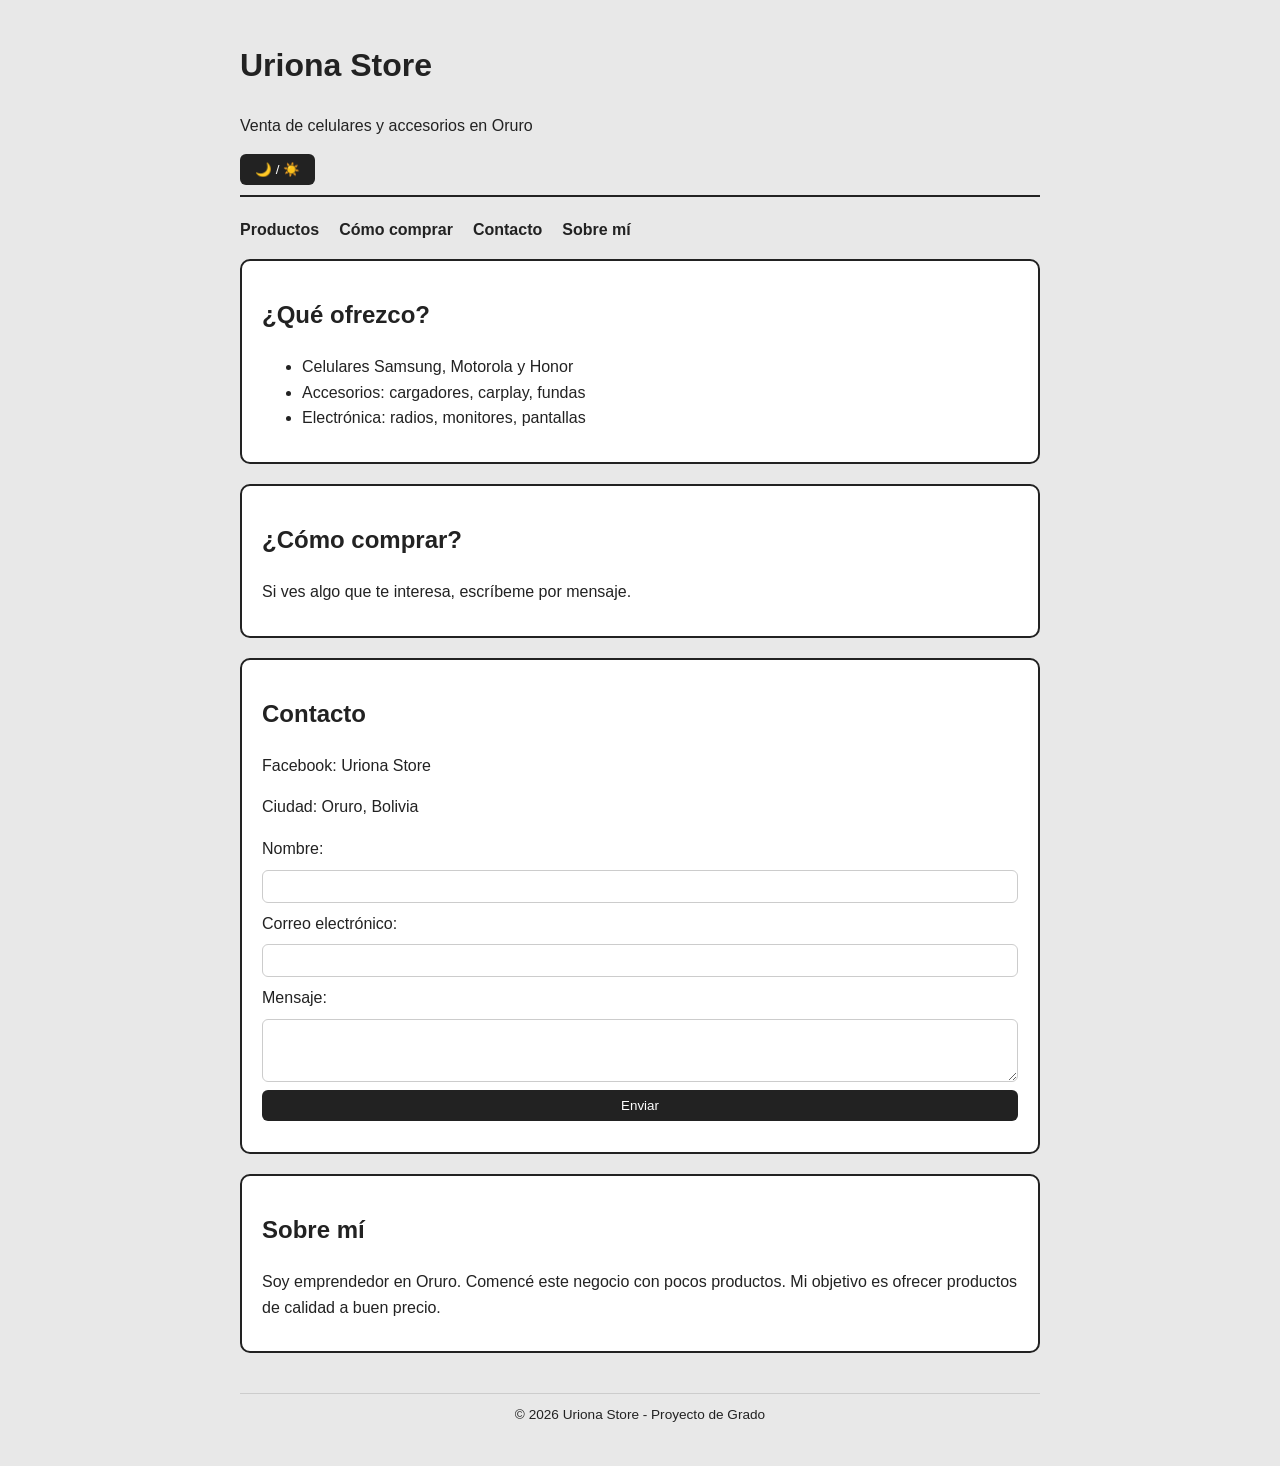
<file: index.html>
<!DOCTYPE html>
<html lang="es">
<head>
  <meta charset="UTF-8">
  <meta name="viewport" content="width=device-width, initial-scale=1.0">
  <title>Uriona Store</title>
  <link rel="stylesheet" href="styles.css">
</head>
<body>

  <header>
    <h1>Uriona Store</h1>
    <p>Venta de celulares y accesorios en Oruro</p>
    <button id="btn-tema">🌙 / ☀️</button>
  </header>

  <nav>
    <button id="btn-menu">☰</button>
    <ul>
      <li><a href="#productos">Productos</a></li>
      <li><a href="#como-comprar">Cómo comprar</a></li>
      <li><a href="#contacto">Contacto</a></li>
      <li><a href="#sobre-mi">Sobre mí</a></li>
    </ul>
  </nav>

  <main>

    <section id="productos">
      <h2>¿Qué ofrezco?</h2>
      <ul>
        <li>Celulares Samsung, Motorola y Honor</li>
        <li>Accesorios: cargadores, carplay, fundas</li>
        <li>Electrónica: radios, monitores, pantallas</li>
      </ul>
    </section>

    <section id="como-comprar">
      <h2>¿Cómo comprar?</h2>
      <p>Si ves algo que te interesa, escríbeme por mensaje.</p>
    </section>

    <section id="contacto">
      <h2>Contacto</h2>
      <p>Facebook: Uriona Store</p>
      <p>Ciudad: Oruro, Bolivia</p>

      <form id="form-contacto" novalidate>
        <label for="nombre">Nombre:</label>
        <input type="text" id="nombre" required>

        <label for="correo">Correo electrónico:</label>
        <input type="email" id="correo" required>

        <label for="mensaje">Mensaje:</label>
        <textarea id="mensaje" rows="3"></textarea>

        <button type="submit">Enviar</button>
      </form>

      <p id="aviso-contacto"></p>
    </section>

    <section id="sobre-mi">
      <h2>Sobre mí</h2>
      <p>Soy emprendedor en Oruro. Comencé este negocio con pocos productos. Mi objetivo es ofrecer productos de calidad a buen precio.</p>
    </section>

  </main>

  <footer>
    © 2026 Uriona Store - Proyecto de Grado
  </footer>

  <script src="script.js"></script>
</body>
</html>
</file>
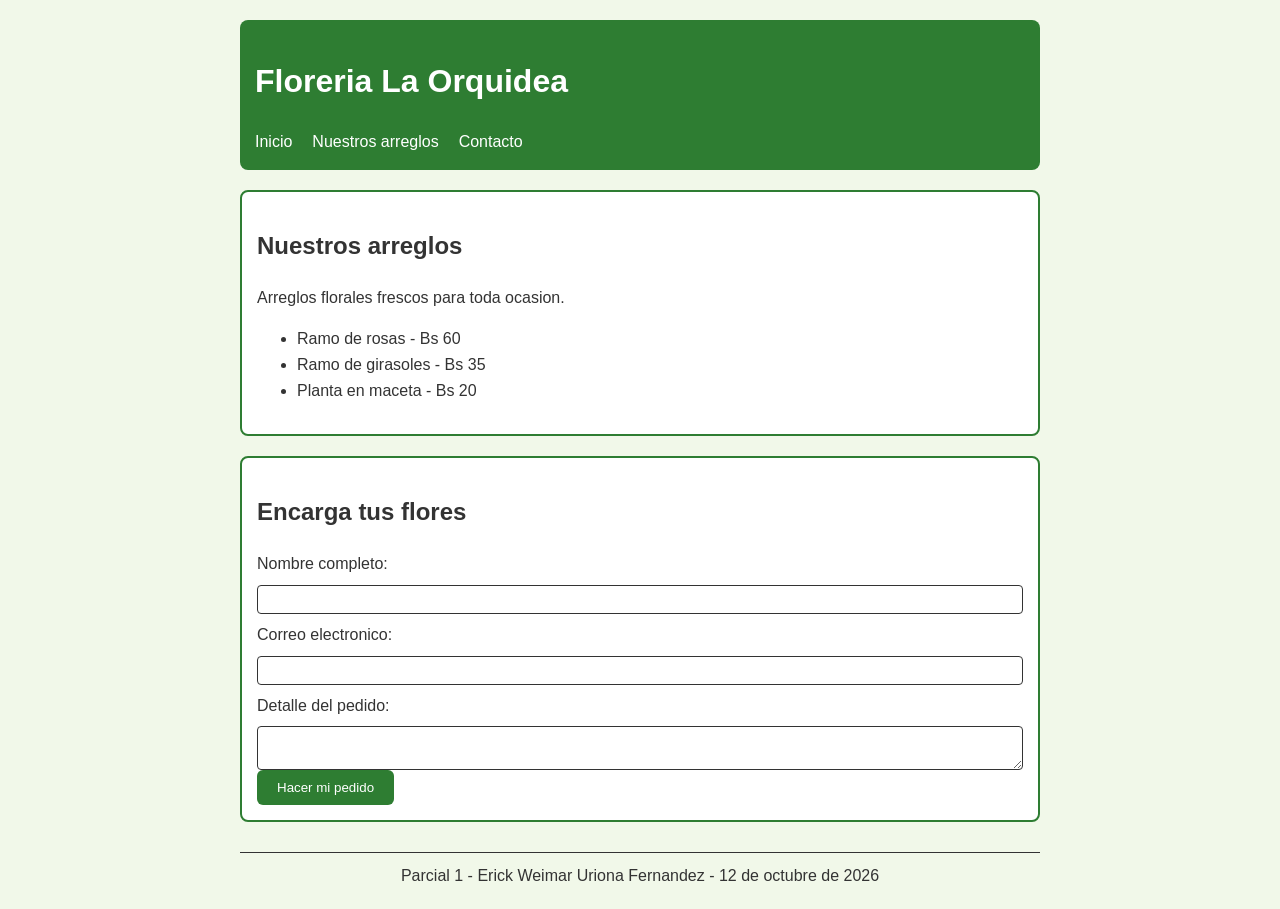
<file: parcial1/index.html>
<!DOCTYPE html>
<html lang="es">
<head>
  <meta charset="UTF-8">
  <meta name="viewport" content="width=device-width, initial-scale=1.0">
  <title>Floreria La Orquidea</title>
  <link rel="stylesheet" href="styles.css">
</head>
<body>

  <header id="inicio">
    <h1>Floreria La Orquidea</h1>
    <nav>
      <a href="#inicio">Inicio</a>
      <a href="#arreglos">Nuestros arreglos</a>
      <a href="#contacto">Contacto</a>
    </nav>
  </header>

  <main>
    <section id="arreglos">
      <h2>Nuestros arreglos</h2>
      <p>Arreglos florales frescos para toda ocasion.</p>
      <ul>
        <li>Ramo de rosas - Bs 60</li>
        <li>Ramo de girasoles - Bs 35</li>
        <li>Planta en maceta - Bs 20</li>
      </ul>
    </section>

    <section id="contacto">
      <h2>Encarga tus flores</h2>
      <form>
        <label for="nombre">Nombre completo:</label>
        <input type="text" id="nombre" required>

        <label for="correo">Correo electronico:</label>
        <input type="email" id="correo" required>

        <label for="detalle">Detalle del pedido:</label>
        <textarea id="detalle"></textarea>
      </form>

      <button type="button" id="btn-confirmar">Hacer mi pedido</button>
      <p id="mensaje" class="oculto"></p>
    </section>
  </main>

  <footer>
    Parcial 1 - Erick Weimar Uriona Fernandez - 12 de octubre de 2026
  </footer>

  <script src="script.js"></script>
</body>
</html>
</file>
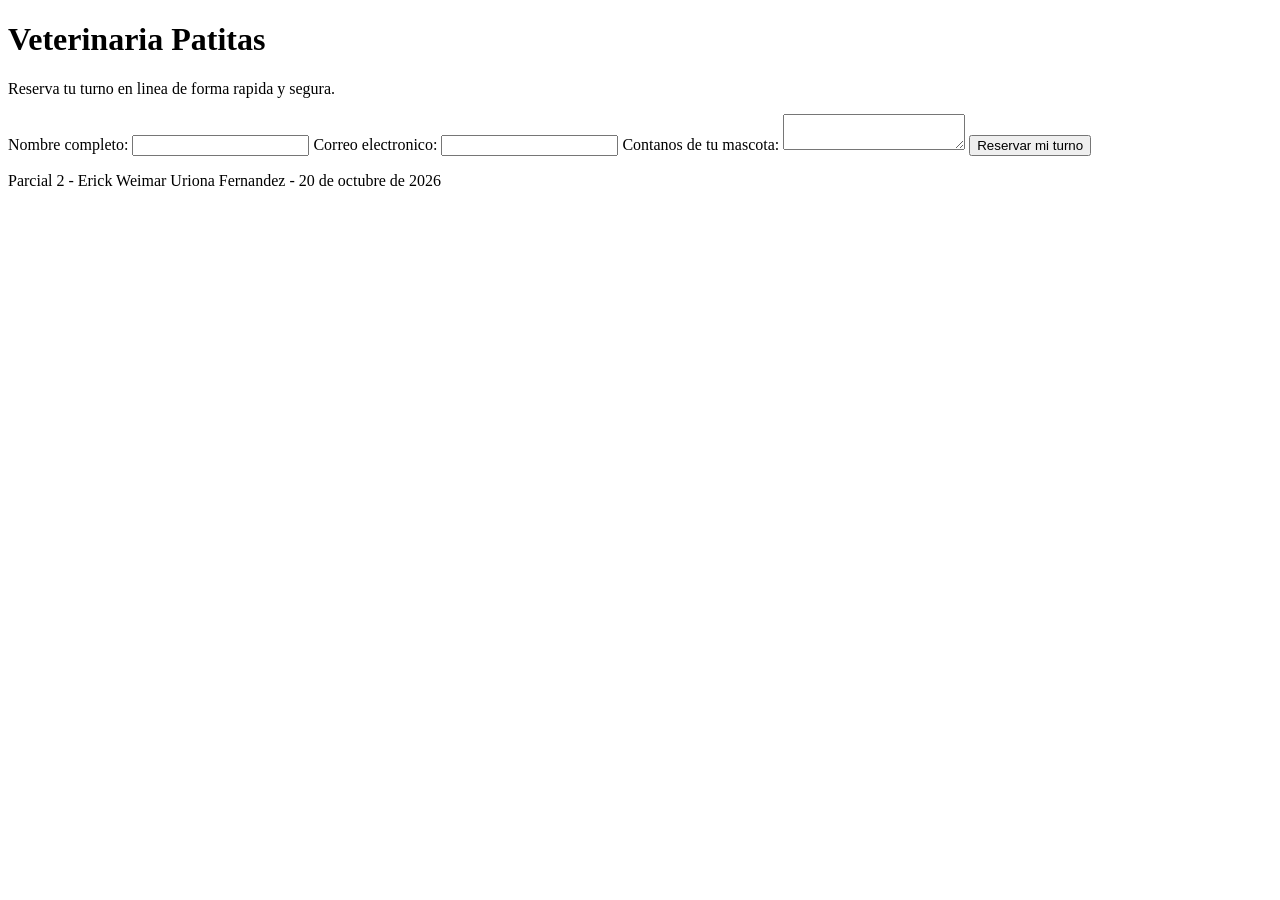
<file: parcial2/index.html>
<!DOCTYPE html>
<html lang="es">
<head>
  <meta charset="UTF-8">
  <meta name="viewport" content="width=device-width, initial-scale=1.0">
  <title>Veterinaria Patitas</title>
</head>
<body>

  <header>
    <h1>Veterinaria Patitas</h1>
    <p>Reserva tu turno en linea de forma rapida y segura.</p>
  </header>

  <main>
    <form id="form-turno" novalidate method="POST" action="procesar.php">
      
      <label for="nombre">Nombre completo:</label>
      <input type="text" id="nombre" name="nombre" required>

      <label for="correo">Correo electronico:</label>
      <input type="email" id="correo" name="correo" required>

      <label for="mascota">Contanos de tu mascota:</label>
      <textarea id="mascota" name="mascota"></textarea>

      <button type="submit">Reservar mi turno</button>
      
      <p id="aviso-turno" class="aviso"></p>
    </form>
  </main>

  <footer>
    Parcial 2 - Erick Weimar Uriona Fernandez - 20 de octubre de 2026
  </footer>

  <script src="script.js"></script>
</body>
</html>
</file>
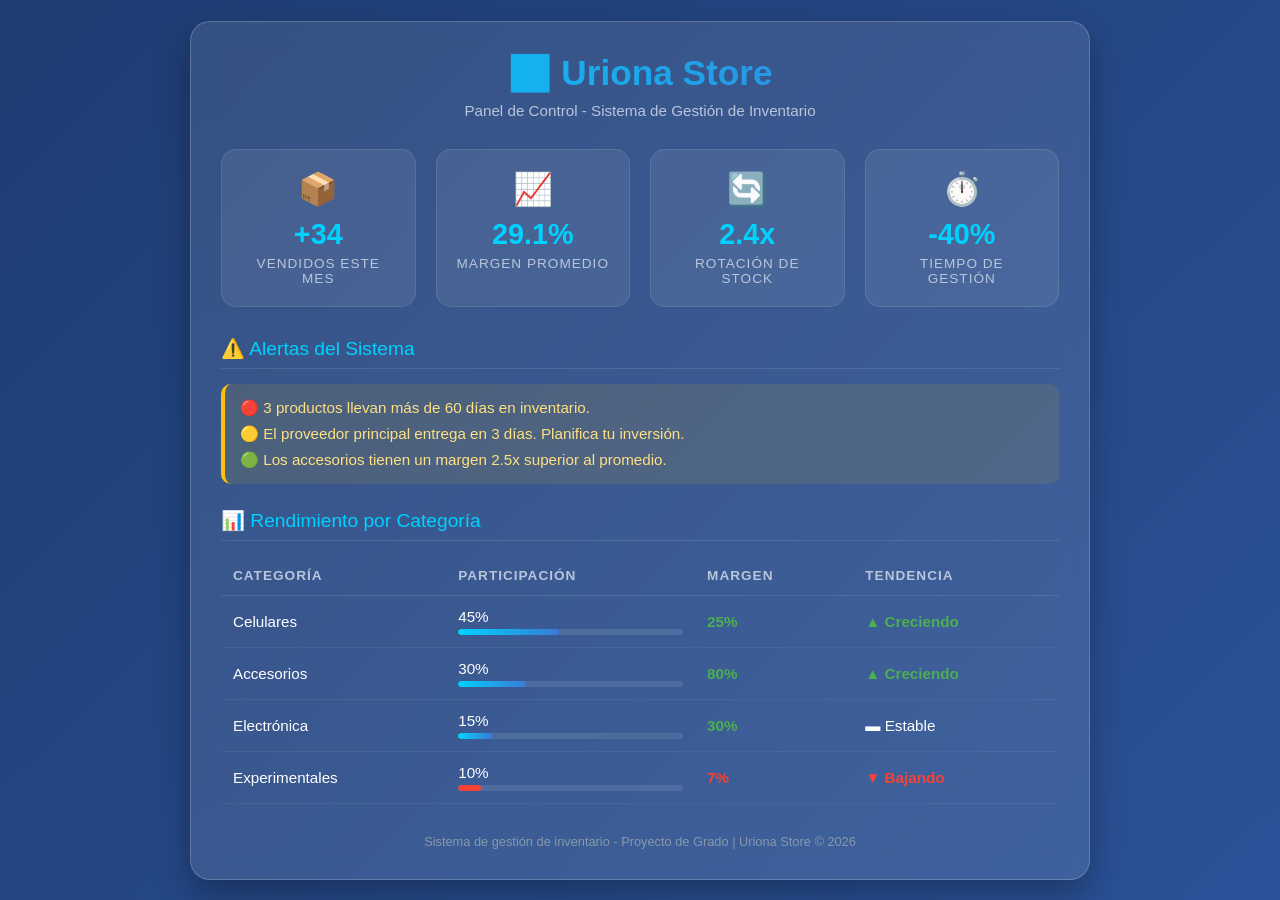
<file: primer ejemplo.html>
<!DOCTYPE html>
<html lang="es">
<head>
  <meta charset="UTF-8">
  <meta name="viewport" content="width=device-width, initial-scale=1.0">
  <title>Uriona Store - Panel de Control</title>
  <style>
    * {
      margin: 0;
      padding: 0;
      box-sizing: border-box;
    }

    body {
      font-family: 'Segoe UI', Tahoma, Geneva, Verdana, sans-serif;
      background: linear-gradient(135deg, #1e3c72 0%, #2a5298 100%);
      min-height: 100vh;
      display: flex;
      justify-content: center;
      align-items: center;
      padding: 20px;
      color: #fff;
    }

    .dashboard {
      background: rgba(255, 255, 255, 0.1);
      backdrop-filter: blur(10px);
      border-radius: 20px;
      padding: 30px;
      width: 100%;
      max-width: 900px;
      box-shadow: 0 15px 35px rgba(0, 0, 0, 0.3);
      border: 1px solid rgba(255, 255, 255, 0.2);
    }

    .header {
      text-align: center;
      margin-bottom: 30px;
    }

    .header h1 {
      font-size: 2.2rem;
      margin-bottom: 8px;
      background: linear-gradient(90deg, #00d2ff, #3a7bd5);
      -webkit-background-clip: text;
      -webkit-text-fill-color: transparent;
      background-clip: text;
    }

    .header p {
      color: #b8c6db;
      font-size: 0.95rem;
    }

    .cards {
      display: grid;
      grid-template-columns: repeat(auto-fit, minmax(180px, 1fr));
      gap: 20px;
      margin-bottom: 30px;
    }

    .card {
      background: rgba(255, 255, 255, 0.08);
      border-radius: 15px;
      padding: 20px;
      text-align: center;
      border: 1px solid rgba(255, 255, 255, 0.1);
      transition: transform 0.3s ease, box-shadow 0.3s ease;
    }

    .card:hover {
      transform: translateY(-5px);
      box-shadow: 0 10px 25px rgba(0, 210, 255, 0.2);
    }

    .card .icon {
      font-size: 2rem;
      margin-bottom: 10px;
    }

    .card .value {
      font-size: 1.8rem;
      font-weight: 700;
      color: #00d2ff;
      margin-bottom: 5px;
    }

    .card .label {
      font-size: 0.85rem;
      color: #b8c6db;
      text-transform: uppercase;
      letter-spacing: 1px;
    }

    .section-title {
      font-size: 1.2rem;
      margin-bottom: 15px;
      color: #00d2ff;
      border-bottom: 1px solid rgba(255, 255, 255, 0.1);
      padding-bottom: 8px;
    }

    .alertas {
      background: rgba(255, 193, 7, 0.1);
      border-left: 4px solid #ffc107;
      border-radius: 10px;
      padding: 15px;
      margin-bottom: 25px;
    }

    .alertas p {
      margin-bottom: 8px;
      font-size: 0.95rem;
      color: #ffe082;
    }

    .alertas p:last-child {
      margin-bottom: 0;
    }

    .tabla {
      width: 100%;
      border-collapse: collapse;
      margin-top: 10px;
    }

    .tabla th {
      text-align: left;
      padding: 12px;
      font-size: 0.85rem;
      color: #b8c6db;
      text-transform: uppercase;
      letter-spacing: 1px;
      border-bottom: 1px solid rgba(255, 255, 255, 0.1);
    }

    .tabla td {
      padding: 12px;
      font-size: 0.95rem;
      border-bottom: 1px solid rgba(255, 255, 255, 0.05);
    }

    .tabla tr:hover {
      background: rgba(255, 255, 255, 0.05);
    }

    .positivo {
      color: #4caf50;
      font-weight: 600;
    }

    .negativo {
      color: #f44336;
      font-weight: 600;
    }

    .barra {
      height: 6px;
      border-radius: 3px;
      background: rgba(255, 255, 255, 0.1);
      margin-top: 4px;
      overflow: hidden;
    }

    .barra-fill {
      height: 100%;
      border-radius: 3px;
      background: linear-gradient(90deg, #00d2ff, #3a7bd5);
    }

    .footer {
      text-align: center;
      margin-top: 30px;
      font-size: 0.8rem;
      color: #8899aa;
    }

    @media (max-width: 600px) {
      .header h1 {
        font-size: 1.6rem;
      }
      .card .value {
        font-size: 1.4rem;
      }
    }
  </style>
</head>
<body>
  <div class="dashboard">
    <div class="header">
      <h1>📊 Uriona Store</h1>
      <p>Panel de Control - Sistema de Gestión de Inventario</p>
    </div>

    <div class="cards">
      <div class="card">
        <div class="icon">📦</div>
        <div class="value">+34</div>
        <div class="label">Vendidos este mes</div>
      </div>
      <div class="card">
        <div class="icon">📈</div>
        <div class="value">29.1%</div>
        <div class="label">Margen promedio</div>
      </div>
      <div class="card">
        <div class="icon">🔄</div>
        <div class="value">2.4x</div>
        <div class="label">Rotación de stock</div>
      </div>
      <div class="card">
        <div class="icon">⏱️</div>
        <div class="value">-40%</div>
        <div class="label">Tiempo de gestión</div>
      </div>
    </div>

    <div class="section-title">⚠️ Alertas del Sistema</div>
    <div class="alertas">
      <p>🔴 3 productos llevan más de 60 días en inventario.</p>
      <p>🟡 El proveedor principal entrega en 3 días. Planifica tu inversión.</p>
      <p>🟢 Los accesorios tienen un margen 2.5x superior al promedio.</p>
    </div>

    <div class="section-title">📊 Rendimiento por Categoría</div>
    <table class="tabla">
      <thead>
        <tr>
          <th>Categoría</th>
          <th>Participación</th>
          <th>Margen</th>
          <th>Tendencia</th>
        </tr>
      </thead>
      <tbody>
        <tr>
          <td>Celulares</td>
          <td>
            45%
            <div class="barra"><div class="barra-fill" style="width: 45%;"></div></div>
          </td>
          <td class="positivo">25%</td>
          <td class="positivo">▲ Creciendo</td>
        </tr>
        <tr>
          <td>Accesorios</td>
          <td>
            30%
            <div class="barra"><div class="barra-fill" style="width: 30%;"></div></div>
          </td>
          <td class="positivo">80%</td>
          <td class="positivo">▲ Creciendo</td>
        </tr>
        <tr>
          <td>Electrónica</td>
          <td>
            15%
            <div class="barra"><div class="barra-fill" style="width: 15%;"></div></div>
          </td>
          <td class="positivo">30%</td>
          <td>▬ Estable</td>
        </tr>
        <tr>
          <td>Experimentales</td>
          <td>
            10%
            <div class="barra"><div class="barra-fill" style="width: 10%; background: #f44336;"></div></div>
          </td>
          <td class="negativo">7%</td>
          <td class="negativo">▼ Bajando</td>
        </tr>
      </tbody>
    </table>

    <div class="footer">
      Sistema de gestión de inventario - Proyecto de Grado | Uriona Store © 2026
    </div>
  </div>
</body>
</html>
</file>
<file: styles.css>
body {
  font-family: Arial, sans-serif;
  line-height: 1.6;
  background: #e8e8e8;
  color: #222;
  max-width: 800px;
  margin: 40px auto;
  padding: 0 20px;
}

body.oscuro {
  background: #121212;
  color: #eee;
}

header {
  border-bottom: 2px solid #222;
  padding-bottom: 10px;
  margin-bottom: 20px;
}

body.oscuro header { border-bottom-color: #eee; }

nav ul {
  list-style: none;
  padding: 0;
  display: flex;
  gap: 20px;
}

nav a {
  color: #222;
  text-decoration: none;
  font-weight: bold;
}

body.oscuro nav a { color: #eee; }

section {
  background: #fff;
  border: 2px solid #222;
  border-radius: 10px;
  padding: 15px 20px;
  margin-bottom: 20px;
}

body.oscuro section {
  background: #1e1e1e;
  border-color: #eee;
}

form {
  display: flex;
  flex-direction: column;
  gap: 8px;
}

input, textarea {
  padding: 8px;
  border: 1px solid #ccc;
  border-radius: 6px;
}

button {
  background: #222;
  color: #fff;
  border: none;
  padding: 8px 15px;
  border-radius: 6px;
  cursor: pointer;
}

#btn-menu { display: none; }

footer {
  margin-top: 40px;
  border-top: 1px solid #ccc;
  padding-top: 10px;
  font-size: 0.85em;
  text-align: center;
}

@media (max-width: 600px) {
  #btn-menu { display: block; }
  nav ul { display: none; flex-direction: column; }
  nav ul.abierto { display: flex; }
}
.error {
  background: #f8d7da;
  color: #721c24;
  border: 1px solid #f5c6cb;
  padding: 8px;
  border-radius: 6px;
  margin-top: 10px;
}

.exito {
  background: #d4edda;
  color: #155724;
  border: 1px solid #c3e6cb;
  padding: 8px;
  border-radius: 6px;
  margin-top: 10px;
}
</file>
<file: parcial1/styles.css>
body {
  font-family: Arial, sans-serif;
  line-height: 1.6;
  background: #f1f8e9;
  color: #333333;
  max-width: 800px;
  margin: 0 auto;
  padding: 20px;
}

header {
  background: #2e7d32;
  color: #ffffff;
  padding: 15px;
  border-radius: 8px;
  margin-bottom: 20px;
}

nav {
  display: flex;
  gap: 20px;
}

nav a {
  color: #ffffff;
  text-decoration: none;
}

section {
  background: #ffffff;
  border: 2px solid #2e7d32;
  border-radius: 8px;
  padding: 15px;
  margin-bottom: 20px;
}

form {
  display: flex;
  flex-direction: column;
  gap: 8px;
}

input, textarea {
  padding: 6px;
  border: 1px solid #333333;
  border-radius: 4px;
}

button {
  background: #2e7d32;
  color: #ffffff;
  border: none;
  padding: 10px 20px;
  border-radius: 6px;
  cursor: pointer;
}

#mensaje {
  color: #2e7d32;
  font-weight: bold;
}

.oculto {
  display: none;
}

footer {
  text-align: center;
  margin-top: 30px;
  border-top: 1px solid #333333;
  padding-top: 10px;
}

@media (max-width: 600px) {
  nav {
    display: block;
  }
  nav a {
    display: block;
    margin-bottom: 8px;
  }
}
</file>
